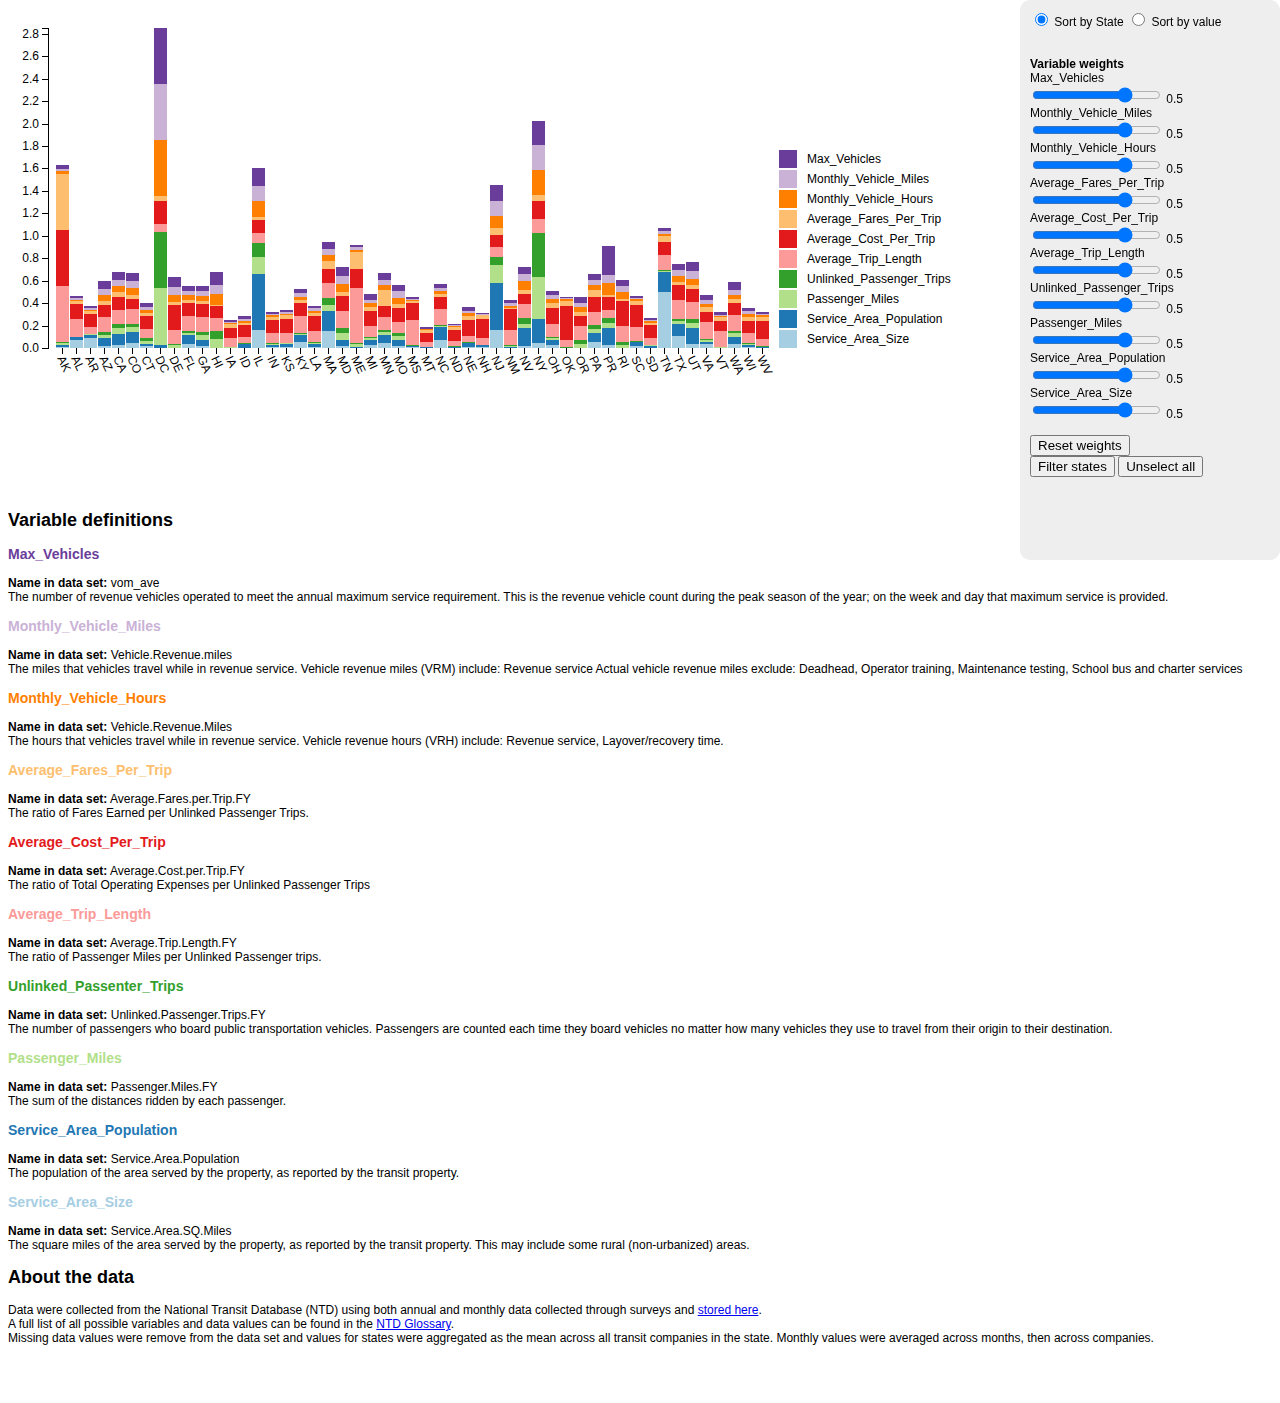
<file: BestTransitIndex/index.html>
<!DOCTYPE html>

<html lang="en">
  <head>
    <meta charset="utf-8">
      <title>U.S. Public Transit</title>
      <link rel="stylesheet" href="css/stylin.css">
    </head>
    <body>
      
      <div id="mySidenav" class="sidenav">
      
      <form>
        <label><input type="radio" name="mode" value="sta" checked> Sort by State</label>
        <label><input type="radio" name="mode" value="val"> Sort by value</label>
      </form><br><br>

      <b>Variable weights</b><br>
      Max_Vehicles
      <form name="myform" oninput="range10value.value = range10.valueAsNumber">
        <input type="range" id="range10" min="-1" max="1" value="0.5" step="0.1" />
        <output id="rout10" name="range10value" for="range10" >0.5</output>
      </form>
      
      Monthly_Vehicle_Miles
      <form name="myform" oninput="range9value.value = range9.valueAsNumber">
        <input type="range" id="range9" min="-1" max="1" value="0.5" step="0.1" />
        <output id="rout9" name="range9value" for="range9" >0.5</output>
      </form>

      Monthly_Vehicle_Hours
      <form name="myform" oninput="range8value.value = range8.valueAsNumber">
        <input type="range" id="range8" min="-1" max="1" value="0.5" step="0.1" />
        <output id="rout8" name="range8value" for="range8" >0.5</output>
      </form>

      Average_Fares_Per_Trip
      <form name="myform" oninput="range7value.value = range7.valueAsNumber">
        <input type="range" id="range7" min="-1" max="1" value="0.5" step="0.1" />
        <output id="rout7" name="range7value" for="range7" >0.5</output>
      </form>

      Average_Cost_Per_Trip
      <form name="myform" oninput="range6value.value = range6.valueAsNumber">
        <input type="range" id="range6" min="-1" max="1" value="0.5" step="0.1" />
        <output id="rout6" name="range6value" for="range6" >0.5</output>
      </form>
      
      Average_Trip_Length
      <form name="myform" oninput="range5value.value = range5.valueAsNumber">
        <input type="range" id="range5" min="-1" max="1" value="0.5" step="0.1" />
        <output id="rout5" name="range5value" for="range5" >0.5</output>
      </form>

      Unlinked_Passenger_Trips
      <form name="myform" oninput="range4value.value = range4.valueAsNumber">
        <input type="range" id="range4" min="-1" max="1" value="0.5" step="0.1" />
        <output id="rout4" name="range4value" for="range4" >0.5</output>
      </form>

      Passenger_Miles
      <form name="myform" oninput="range3value.value = range3.valueAsNumber">
        <input type="range" id="range3" min="-1" max="1" value="0.5" step="0.1" />
        <output id="rout3" name="range3value" for="range3" >0.5</output>
      </form>

      Service_Area_Population
      <form name="myform" oninput="range2value.value = range2.valueAsNumber">
        <input type="range" id="range2" min="-1" max="1" value="0.5" step="0.1" />
        <output id="rout2" name="range2value" for="range2" >0.5</output>
      </form>

      Service_Area_Size
      <form name="myform" oninput="range1value.value = range1.valueAsNumber">
        <input type="range" id="range1" min="-1" max="1" value="0.5" step="0.1" />
        <output id="rout1" name="range1value" for="range1" >0.5</output>
      </form>
      

      <br>
      <input type="button" id="reset" value="Reset weights" /><br>
      <input type="button" id="stateSelect" value="Filter states" />
      <input type="button" id="deselectStates" value="Unselect all" />
      
      </div>
      
      <div id="chart"></div>
      
      <div id="definitions">
      <br><br><br><br><br><br>
      <h2>Variable definitions</h2>

      <p>
        <h3 id="r10">Max_Vehicles</h3>
        <b>Name in data set:</b> vom_ave<br>
        The number of revenue vehicles operated to meet the annual maximum service requirement. This is the revenue vehicle count during the peak season of the year; on the week and day that maximum service is provided.
      </p>

      <p>
        <h3 id="r9">Monthly_Vehicle_Miles</h3>
        <b>Name in data set:</b> Vehicle.Revenue.miles<br>
        The miles that vehicles travel while in revenue service. Vehicle revenue miles (VRM) include: Revenue service Actual vehicle revenue miles exclude: Deadhead, Operator training, Maintenance testing, School bus and charter services
      </p>

      <p>
        <h3 id="r8">Monthly_Vehicle_Hours</h3>
        <b>Name in data set:</b> Vehicle.Revenue.Miles<br>
        The hours that vehicles travel while in revenue service. Vehicle revenue hours (VRH) include: Revenue service, Layover/recovery time.
      </p>

      <p>
        <h3 id="r7">Average_Fares_Per_Trip</h3>
        <b>Name in data set:</b> Average.Fares.per.Trip.FY<br>
        The ratio of Fares Earned per Unlinked Passenger Trips.
      </p>

      <p>
        <h3 id="r6">Average_Cost_Per_Trip</h3>
        <b>Name in data set:</b> Average.Cost.per.Trip.FY<br>
        The ratio of Total Operating Expenses per Unlinked Passenger Trips
      </p>

      <p>
        <h3 id="r5">Average_Trip_Length</h3>
        <b>Name in data set:</b> Average.Trip.Length.FY<br>
        The ratio of Passenger Miles per Unlinked Passenger trips.
      </p>

      <p>
        <h3 id="r4">Unlinked_Passenter_Trips</h3>
        <b>Name in data set:</b> Unlinked.Passenger.Trips.FY<br>
        The number of passengers who board public transportation vehicles. Passengers are counted each time they board vehicles no matter how many vehicles they use to travel from their origin to their destination.
      </p>

      <p>
        <h3 id="r3">Passenger_Miles</h3>
        <b>Name in data set:</b> Passenger.Miles.FY<br>
        The sum of the distances ridden by each passenger.
      </p>

      <p>
        <h3 id="r2">Service_Area_Population</h3>
        <b>Name in data set:</b> Service.Area.Population<br>
        The population of the area served by the property, as reported by the transit property.

      </p>

      <p>
        <h3 id="r1">Service_Area_Size</h3>
        <b>Name in data set:</b> Service.Area.SQ.Miles<br>
        The square miles of the area served by the property, as reported by the transit property. This may include some rural (non-urbanized) areas. 
      </p>

      </div>

      <div>
        <h2>About the data</h2>
        <p>
          Data were collected from the National Transit Database (NTD) using both annual and monthly data collected through surveys and <a href="https://www.transit.dot.gov/ntd/ntd-data">stored here</a>.<br>
          A full list of all possible variables and data values can be found in the <a href="https://www.transit.dot.gov/sites/fta.dot.gov/files/docs/NTD_Glossary_2014.pdf">NTD Glossary</a>.<br>
          Missing data values were remove from the data set and values for states were aggregated as the mean across all transit companies in the state. Monthly values were averaged across months, then across companies.
        </p>
      </div>
      <!-- <script src="https://code.jquery.com/jquery-3.2.1.min.js"></script>
      <script src="http://d3js.org/d3.v3.js" type="text/javascript"></script> -->
      <script src="scripts/jquery-3.2.1.min.js"></script>
      <script src="scripts/d3.v3.js" type="text/javascript"></script>

      <script src="scripts/bars.js"></script>

    </body>
</html>
</file>
<file: BestTransitIndex/css/stylin.css>
rect.bordered {
  stroke: #E6E6E6;
  stroke-width: 2px;
}

body {
  font-size: 9pt;
  font-family: sans-serif, courier;
}

text.axis {
  fill: #000;
}

.axis path,
.axis line {
  fill: none;
  stroke: #000;
  shape-rendering: crispEdges;
}

.x.axis path {
  display: none;
}

.legend line {
  stroke: #000;
  shape-rendering: crispEdges;
}

div.tooltip { 
    position: absolute;     
    text-align: center;     
    width: 180px;          
    height: 42px;         
    padding: 2px;       
    font: 12px sans-serif;    
    background: lightsteelblue; 
    border: 0px;    
    border-radius: 8px;     
    pointer-events: none;     
}

.chart {
  position: absolute;
}

.sidenav {
    border-radius: 10px;
    height: 550px;
    width: 250px;
    text-align: left;
    padding-left: 10px;
    position: fixed; /* Stay in place */
    z-index: 1; /* Stay on top */
    top: 0;
    right: 0;
    background-color: #eee; /* Light grey */
    overflow-x: hidden; /* Disable horizontal scroll */
    padding-top: 10px; /* Place content 60px from the top */
}

#range1::-moz-range-thumb {
  background-color: #a6cee3;
}
#range2::-moz-range-thumb {
  background-color: #1f78b4;
}
#range3::-moz-range-thumb {
  background-color: #b2df8a;
}
#range4::-moz-range-thumb {
  background-color: #33a02c;
}
#range5::-moz-range-thumb {
  background-color: #fb9a99;
}
#range6::-moz-range-thumb {
  background-color: #e31a1c;
}
#range7::-moz-range-thumb {
  background-color: #fdbf6f;
}
#range8::-moz-range-thumb {
  background-color: #ff7f00;
}
#range9::-moz-range-thumb {
  background-color: #cab2d6;
}
#range10::-moz-range-thumb {
  background-color: #6a3d9a;
}


#r1 {
  color: #a6cee3;
}
#r2 {
  color: #1f78b4;
}
#r3 {
  color: #b2df8a;
}
#r4 {
  color: #33a02c;
}
#r5 {
  color: #fb9a99;
}
#r6 {
  color: #e31a1c;
}
#r7 {
  color: #fdbf6f;
}
#r8 {
  color: #ff7f00;
}
#r9 {
  color: #cab2d6;
}
#r10 {
  color: #6a3d9a;
}
</file>
